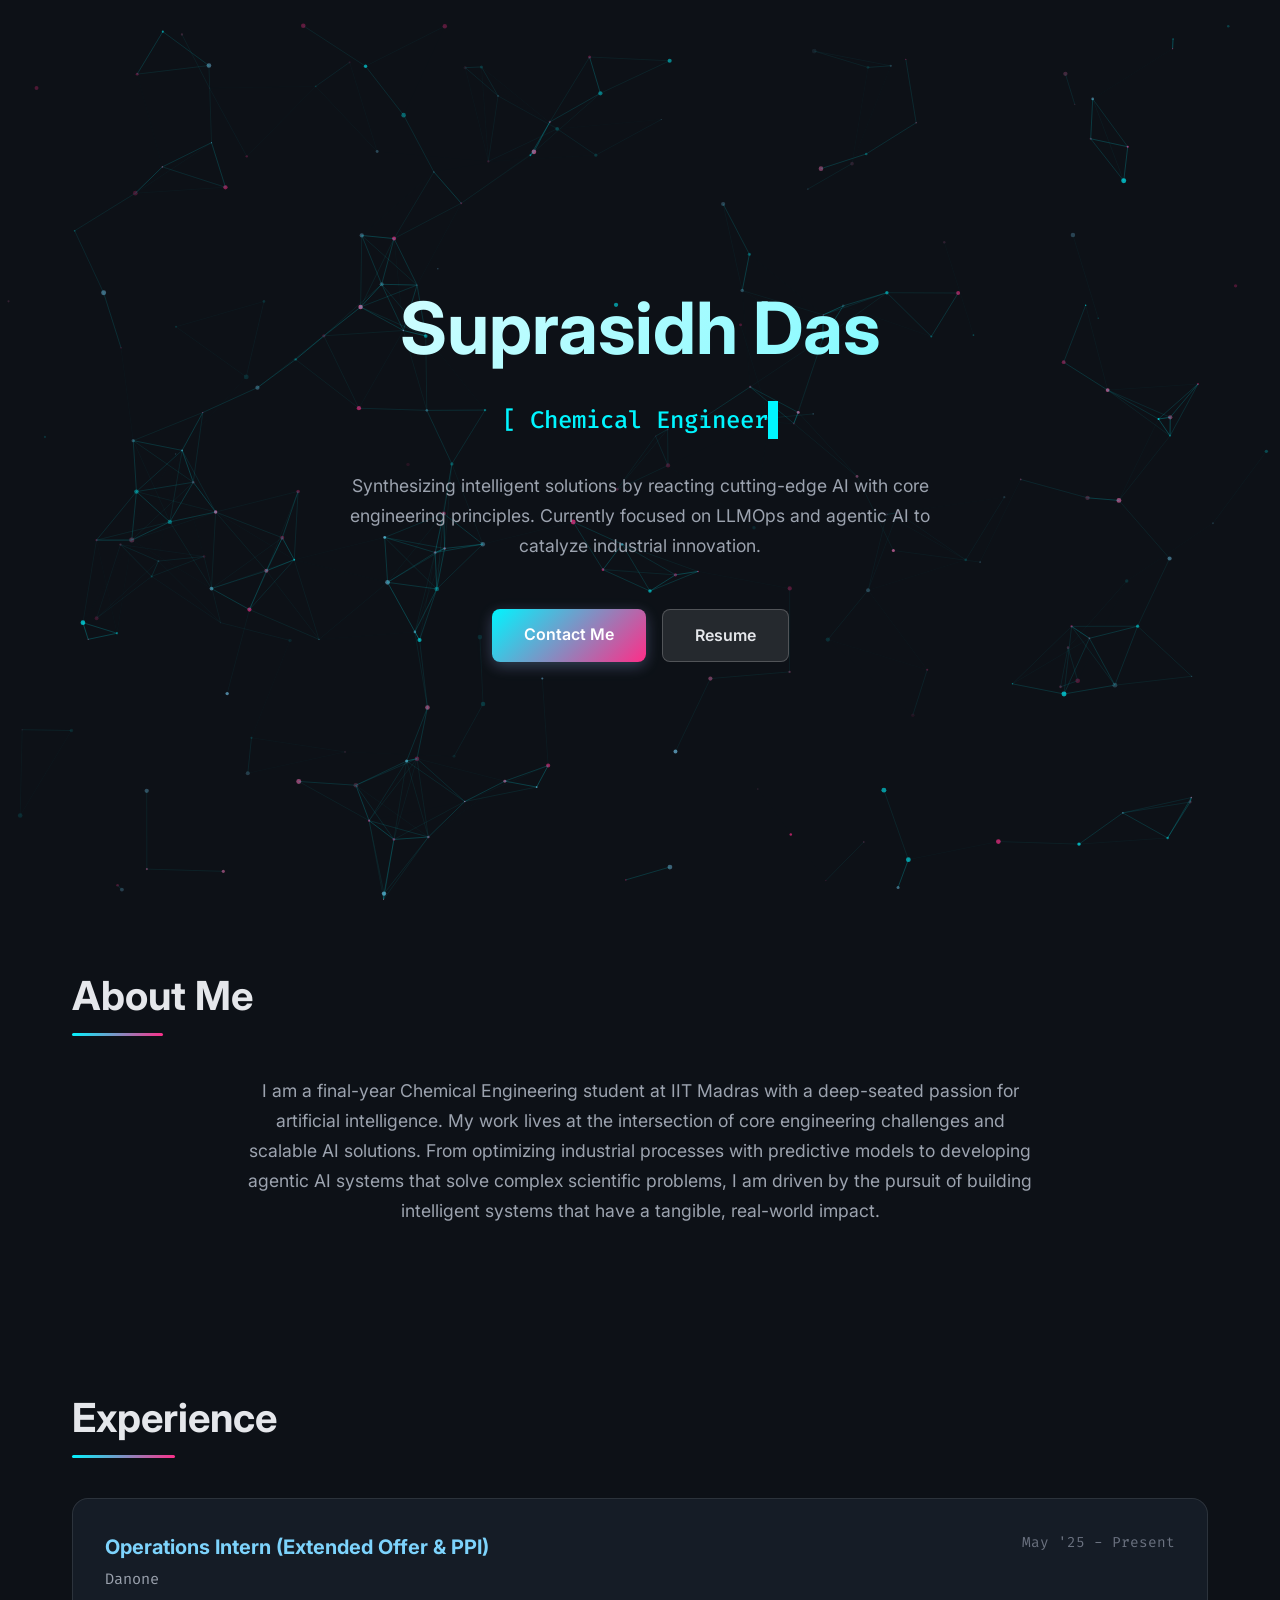
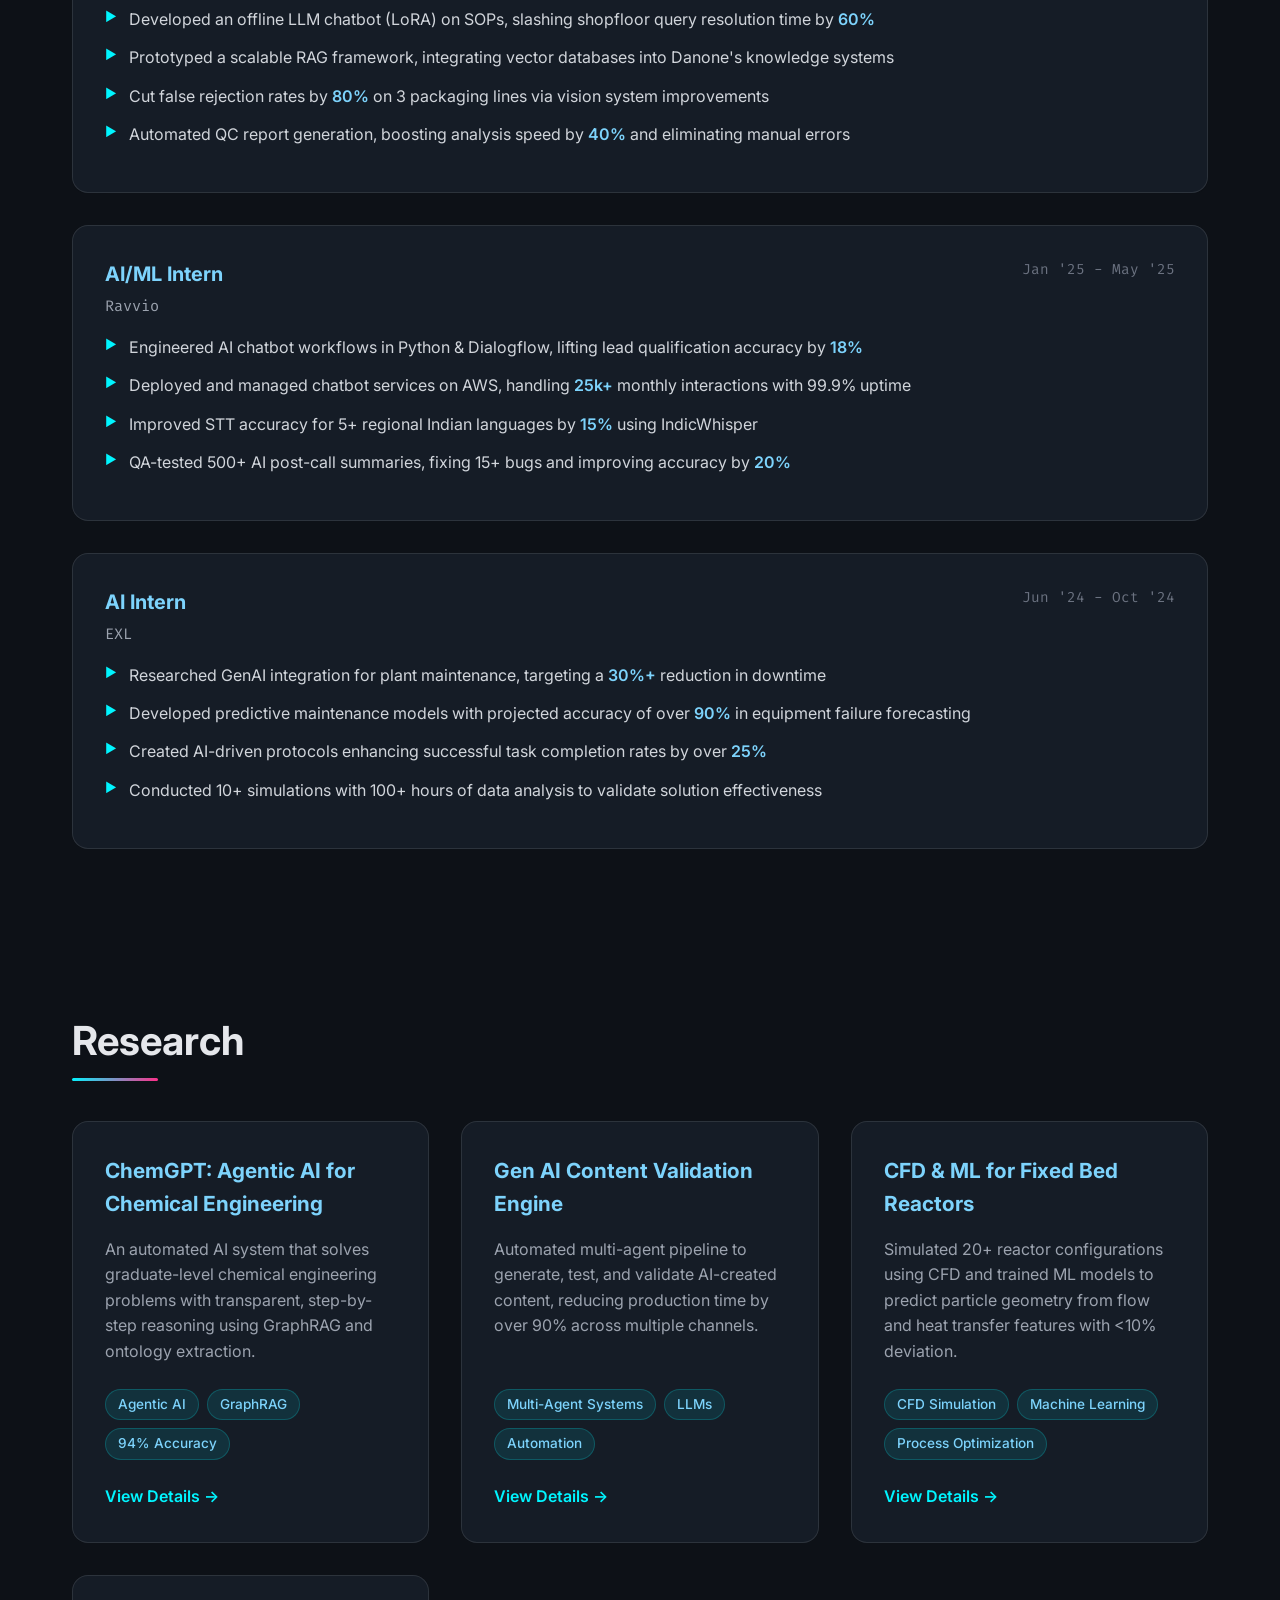
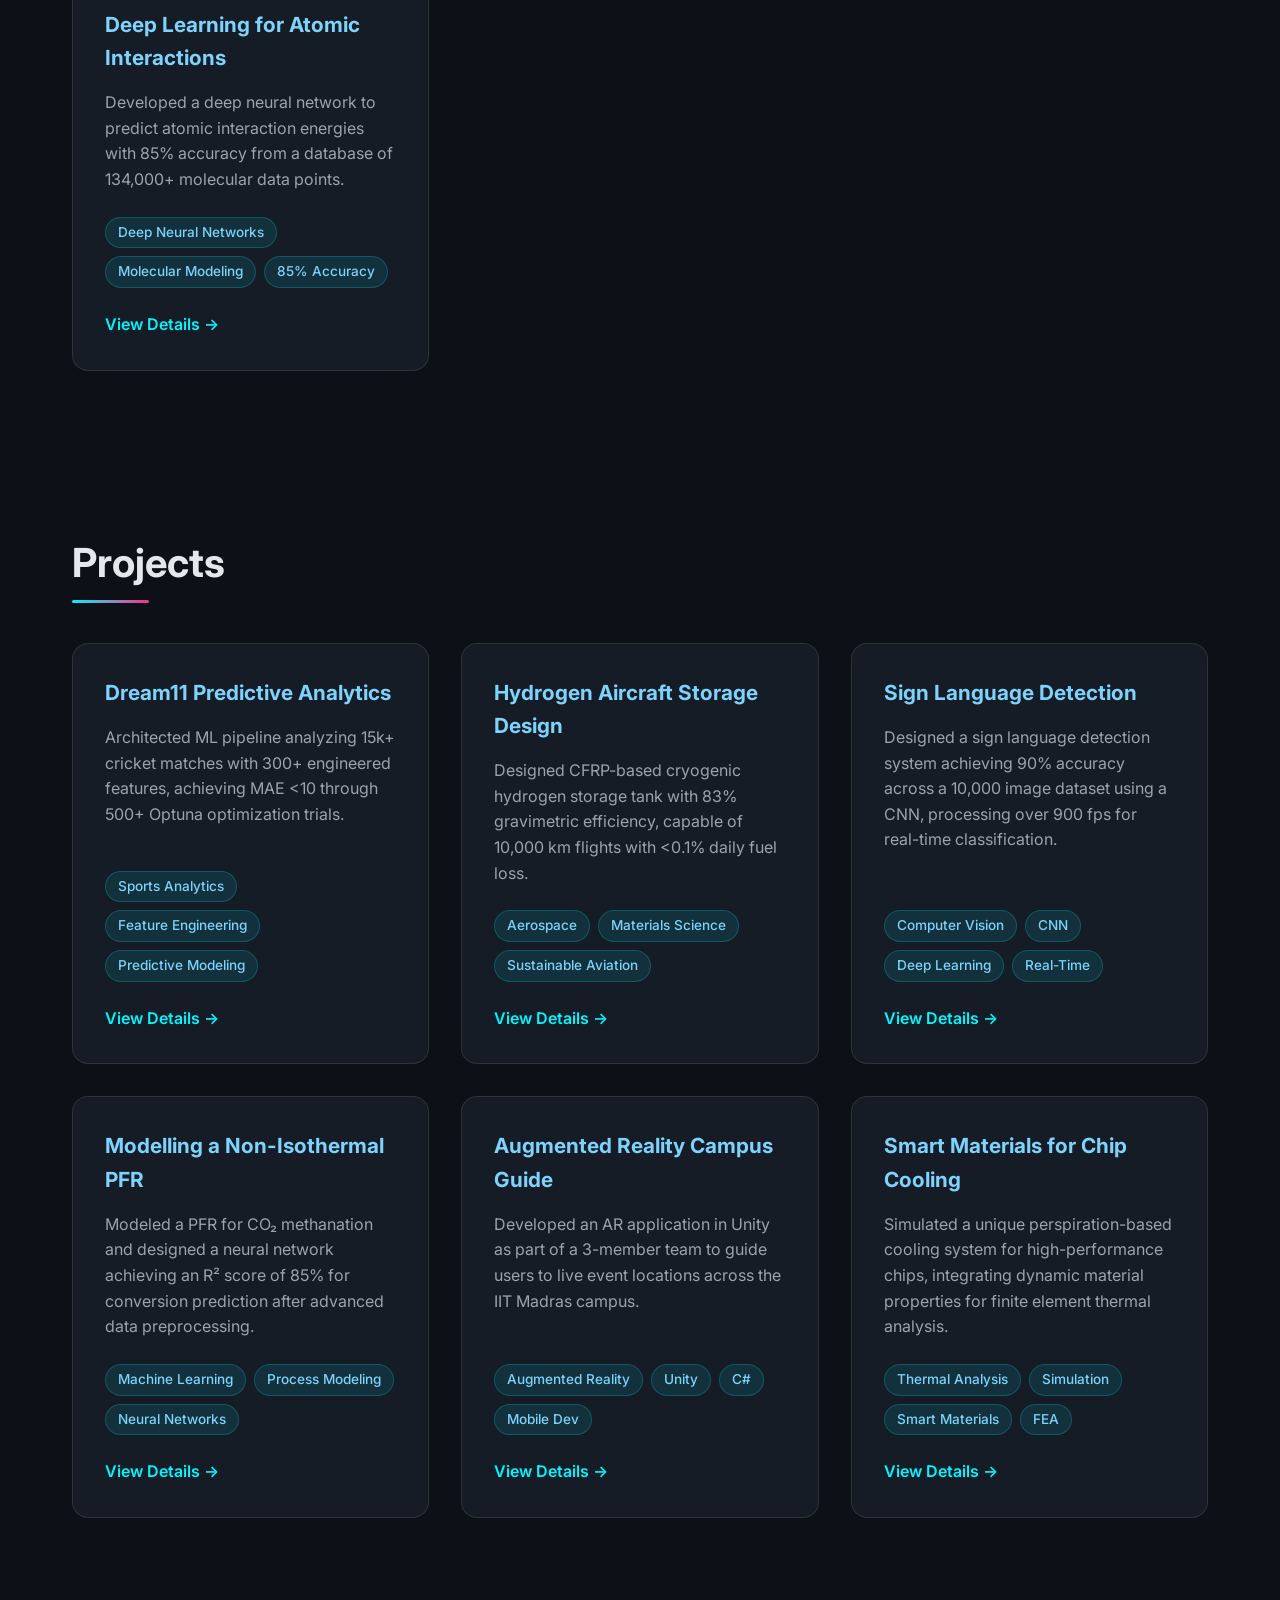
<file: legacy/index-2025.html>
<!DOCTYPE html>
<html lang="en">
<head>
    <meta charset="UTF-8">
    <meta name="viewport" content="width=device-width, initial-scale=1.0">
    <title>Suprasidh Das | AI & Chemical Engineering</title>
    <link href="https://fonts.googleapis.com/css2?family=Inter:wght@400;500;600;700&family=Fira+Code:wght@400;500&display=swap" rel="stylesheet">
    <style>
        * {
            margin: 0;
            padding: 0;
            box-sizing: border-box;
        }

        html {
            scroll-behavior: smooth;
        }

        body {
            font-family: 'Inter', sans-serif;
            background: #0d1117; /* Darker, near-black BG */
            color: #e5e7eb;
            line-height: 1.6;
            overflow-x: hidden;
        }

        .font-mono {
            font-family: 'Fira Code', monospace;
        }

        /* Background Canvases */
        #interactive-bg {
            position: fixed;
            top: 0;
            left: 0;
            width: 100%;
            height: 100%;
            z-index: -2;
            opacity: 0.4;
        }
        
        #header-bg {
            position: absolute;
            top: 0;
            left: 0;
            width: 100%;
            height: 100%;
            z-index: -1;
            transition: opacity 0.3s ease-out;
        }
        
        /* Floating Nav Bar */
        #navbar {
            position: fixed;
            top: 0;
            left: 0;
            width: 100%;
            padding: 1rem 2rem;
            background: rgba(13, 17, 23, 0.8);
            backdrop-filter: blur(10px);
            z-index: 999;
            display: flex;
            justify-content: center;
            gap: 2rem;
            opacity: 0;
            transform: translateY(-100%);
            transition: opacity 0.3s ease, transform 0.3s ease;
        }
        
        #navbar.visible {
            opacity: 1;
            transform: translateY(0);
        }
        
        #navbar a {
            color: #e5e7eb;
            text-decoration: none;
            font-weight: 500;
            padding: 0.5rem 0;
            position: relative;
        }
        
        #navbar a::after {
            content: '';
            position: absolute;
            bottom: 0;
            left: 0;
            width: 0;
            height: 2px;
            background: linear-gradient(135deg, #00f5ff, #ff2d88);
            transition: width 0.3s ease;
        }
        
        #navbar a:hover::after, #navbar a.active::after {
            width: 100%;
        }


        /* Container */
        .container {
            max-width: 1200px;
            margin: 0 auto;
            padding: 0 2rem;
        }

        /* Header */
        .header {
            text-align: center;
            padding: 8rem 0 6rem;
            position: relative;
            overflow: hidden; /* Contain the header canvas */
            min-height: 100vh;
            display: flex;
            flex-direction: column;
            justify-content: center;
        }

        .header h1 {
            font-size: clamp(2.5rem, 6vw, 4.5rem);
            font-weight: 700;
            margin-bottom: 1rem;
            background: linear-gradient(135deg, #ffffff, #00f5ff, #ff2d88); /* White to Cyan to Pink */
            background-size: 300% 300%;
            -webkit-background-clip: text;
            -webkit-text-fill-color: transparent;
            animation: gradientFlow 6s ease-in-out infinite;
        }

        @keyframes gradientFlow {
            0%, 100% { background-position: 0% 50%; }
            50% { background-position: 100% 50%; }
        }

        .subtitle {
            font-size: 1.5rem;
            color: #00f5ff; /* Cyan */
            font-family: 'Fira Code', monospace;
            margin-bottom: 2rem;
            font-weight: 500;
            min-height: 2.25rem; /* Prevents layout shift */
        }
        
        .subtitle .cursor {
            display: inline-block;
            background-color: #00f5ff;
            width: 10px;
            animation: blink 1s infinite;
        }
        
        @keyframes blink {
            0%, 100% { opacity: 1; }
            50% { opacity: 0; }
        }


        .description {
            max-width: 600px;
            margin: 0 auto 3rem;
            font-size: 1.1rem;
            color: #9ca3af;
            line-height: 1.7;
        }

        .header-buttons {
            display: flex;
            gap: 1rem;
            justify-content: center;
            flex-wrap: wrap;
        }

        .btn {
            padding: 0.8rem 2rem;
            border-radius: 0.5rem;
            font-weight: 600;
            text-decoration: none;
            transition: all 0.3s ease;
            border: none;
            cursor: pointer;
            font-size: 1rem;
        }

        .btn-primary {
            background: linear-gradient(135deg, #00f5ff, #ff2d88); /* Cyan to Pink */
            color: white;
            box-shadow: 0 4px 15px rgba(0, 245, 255, 0.2), 0 4px 15px rgba(255, 45, 136, 0.2);
        }

        .btn-primary:hover {
            transform: translateY(-2px);
            box-shadow: 0 8px 25px rgba(0, 245, 255, 0.3), 0 8px 25px rgba(255, 45, 136, 0.3);
        }
        
        .btn:active {
            transform: translateY(-1px) scale(0.98);
        }

        .btn-secondary {
            background: rgba(255, 255, 255, 0.1);
            color: #e5e7eb;
            border: 1px solid rgba(255, 255, 255, 0.2);
        }

        .btn-secondary:hover {
            background: rgba(255, 255, 255, 0.15);
            transform: translateY(-2px);
        }

        /* Section Styling */
        .section {
            margin-bottom: 6rem;
            padding-top: 4rem; /* For nav anchor scrolling */
        }

        .section-title {
            font-size: 2.5rem;
            font-weight: 700;
            margin-bottom: 3rem;
            position: relative;
            display: inline-block;
        }

        .section-title::after {
            content: '';
            position: absolute;
            bottom: -8px;
            left: 0;
            width: 50%;
            height: 3px;
            background: linear-gradient(135deg, #00f5ff, #ff2d88); /* Cyan to Pink */
            border-radius: 2px;
        }
        
        /* Scroll Animations */
        .reveal {
            opacity: 0;
            transform: translateY(30px);
            transition: opacity 0.6s ease-out, transform 0.6s ease-out;
        }
        
        .reveal.visible {
            opacity: 1;
            transform: translateY(0);
        }


        /* Cards */
        .card, .project-card {
            background: rgba(31, 41, 55, 0.5); /* Darker Blue-Gray */
            backdrop-filter: blur(20px);
            border: 1px solid rgba(255, 255, 255, 0.1);
            border-radius: 1rem;
            padding: 2rem;
            transition: all 0.4s ease;
            position: relative;
            overflow: hidden;
            transform-style: preserve-3d; /* For 3D tilt */
        }

        .card::before, .project-card::before {
            content: '';
            position: absolute;
            top: 0;
            left: -100%;
            width: 100%;
            height: 100%;
            background: linear-gradient(90deg, transparent, rgba(0, 245, 255, 0.08), transparent);
            transition: left 0.6s ease;
        }

        .card:hover::before, .project-card:hover::before {
            left: 100%;
        }

        .card:hover, .project-card:hover {
            border-color: rgba(0, 245, 255, 0.3);
            box-shadow: 0 20px 40px rgba(0, 245, 255, 0.1);
        }

        .experience-grid {
            display: grid;
            gap: 2rem;
        }

        .card-header {
            display: flex;
            justify-content: space-between;
            align-items: flex-start;
            margin-bottom: 1rem;
            flex-wrap: wrap;
            gap: 1rem;
        }

        .card-title {
            font-size: 1.25rem;
            font-weight: 700;
            color: #7dd3fc; /* Lighter Cyan/Blue */
            margin-bottom: 0.25rem;
        }

        .card-company {
            font-family: 'Fira Code', monospace;
            color: #9ca3af;
            font-size: 0.95rem;
        }

        .card-date {
            font-family: 'Fira Code', monospace;
            color: #6b7280;
            font-size: 0.9rem;
            white-space: nowrap;
        }

        .card-achievements {
            list-style: none;
            padding: 0;
        }

        .card-achievements li {
            margin: 0.8rem 0;
            padding-left: 1.5rem;
            position: relative;
            color: #d1d5db;
        }

        .card-achievements li::before {
            content: '▶';
            position: absolute;
            left: 0;
            color: #00f5ff;
            font-size: 0.8rem;
        }

        .highlight {
            color: #7dd3fc;
            font-weight: 600;
        }

        /* Projects Grid */
        .projects-grid {
            display: grid;
            grid-template-columns: repeat(auto-fit, minmax(350px, 1fr));
            gap: 2rem;
        }

        .project-card {
            display: flex;
            flex-direction: column;
        }

        .project-title {
            font-size: 1.3rem;
            font-weight: 700;
            color: #7dd3fc;
            margin-bottom: 1rem;
        }

        .project-description {
            color: #9ca3af;
            flex-grow: 1;
            margin-bottom: 1.5rem;
            line-height: 1.6;
        }

        .project-tags {
            display: flex;
            flex-wrap: wrap;
            gap: 0.5rem;
            margin-bottom: 1.5rem;
        }

        .tag {
            background: rgba(0, 245, 255, 0.1);
            color: #7dd3fc;
            border: 1px solid rgba(0, 245, 255, 0.2);
            padding: 0.25rem 0.75rem;
            border-radius: 1rem;
            font-size: 0.85rem;
            font-weight: 500;
            transition: all 0.3s ease;
        }
        
        .tag:hover {
             box-shadow: 0 0 10px rgba(0, 245, 255, 0.5);
             transform: scale(1.05);
        }

        .project-link {
            color: #00f5ff;
            font-weight: 600;
            text-decoration: none;
            transition: color 0.3s ease;
            align-self: flex-start;
        }

        .project-link:hover {
            color: #7dd3fc;
        }

        /* Modal Styles */
        .modal {
            display: none;
            position: fixed;
            z-index: 1000;
            left: 0;
            top: 0;
            width: 100%;
            height: 100%;
            background-color: rgba(0, 0, 0, 0.8);
            backdrop-filter: blur(5px);
        }

        .modal-content {
            background: #1f2937; /* Even Darker Blue-Gray */
            backdrop-filter: blur(20px);
            margin: 5% auto;
            padding: 2.5rem;
            border: 1px solid rgba(255, 255, 255, 0.2);
            border-radius: 1rem;
            width: 90%;
            max-width: 800px;
            animation: modalSlide 0.4s ease-out;
            position: relative;
        }

        @keyframes modalSlide {
            from { transform: translateY(-50px); opacity: 0; }
            to { transform: translateY(0); opacity: 1; }
        }

        .close-btn {
            position: absolute;
            top: 1rem;
            right: 1.5rem;
            color: #9ca3af;
            font-size: 2rem;
            cursor: pointer;
            transition: color 0.3s ease;
        }

        .close-btn:hover {
            color: #00f5ff;
        }

        .modal h2 {
            color: #00f5ff;
            font-size: 1.8rem;
            font-weight: 700;
            margin-bottom: 1rem;
        }

        .modal p {
            color: #9ca3af;
            margin-bottom: 1.5rem;
            line-height: 1.6;
        }

        .modal ul {
            list-style: none;
            padding: 0;
        }

        .modal li {
            margin: 1rem 0;
            padding-left: 1.5rem;
            position: relative;
            color: #d1d5db;
        }

        .modal li::before {
            content: '▶';
            position: absolute;
            left: 0;
            color: #00f5ff;
            font-size: 0.8rem;
        }

        /* Responsive Design */
        @media (max-width: 768px) {
            .container { padding: 0 1rem; }
            .header { padding: 6rem 0 4rem; }
            .section-title { font-size: 2rem; }
            .card-header { flex-direction: column; align-items: flex-start; }
            .projects-grid { grid-template-columns: 1fr; }
            .modal-content { margin: 10% auto; width: 95%; padding: 1.5rem; }
            #navbar { padding: 1rem; gap: 1rem; justify-content: space-around; }
        }
    </style>
</head>
<body>
    <canvas id="interactive-bg"></canvas>
    
    <nav id="navbar">
        <a href="#experience">Experience</a>
        <a href="#research">Research</a>
        <a href="#projects">Projects</a>
    </nav>

    <div class="container">
        <!-- Header -->
        <header class="header">
            <canvas id="header-bg"></canvas>
            <h1>Suprasidh Das</h1>
            <p class="subtitle" id="subtitle-text"></p>
            <p class="description">
                Synthesizing intelligent solutions by reacting cutting-edge AI with core engineering principles. 
                Currently focused on LLMOps and agentic AI to catalyze industrial innovation.
            </p>
            <div class="header-buttons">
                <a href="mailto:suprasidh@smail.iitm.ac.in" class="btn btn-primary">Contact Me</a>
                <a href="Suprasidh Resume v3.pdf" target="_blank" class="btn btn-secondary">Resume</a>
            </div>
        </header>

        <!-- About Section -->
        <section id="about" class="section reveal">
            <h2 class="section-title reveal">About Me</h2>
            <p class="description" style="max-width: 800px; margin: 0 auto; text-align: center;">
                I am a final-year Chemical Engineering student at IIT Madras with a deep-seated passion for artificial intelligence. My work lives at the intersection of core engineering challenges and scalable AI solutions. From optimizing industrial processes with predictive models to developing agentic AI systems that solve complex scientific problems, I am driven by the pursuit of building intelligent systems that have a tangible, real-world impact.
            </p>
        </section>

        <!-- Experience Section -->
        <section id="experience" class="section reveal">
            <h2 class="section-title reveal">Experience</h2>
            <div class="experience-grid">
                <!-- Danone, Ravvio, EXL cards -->
                <div class="card reveal">
                    <div class="card-header">
                        <div>
                            <div class="card-title">Operations Intern (Extended Offer & PPI)</div>
                            <div class="card-company">Danone</div>
                        </div>
                        <div class="card-date">May '25 - Present</div>
                    </div>
                    <ul class="card-achievements">
                        <li>Developed an offline LLM chatbot (LoRA) on SOPs, slashing shopfloor query resolution time by <span class="highlight">60%</span></li>
                        <li>Prototyped a scalable RAG framework, integrating vector databases into Danone's knowledge systems</li>
                        <li>Cut false rejection rates by <span class="highlight">80%</span> on 3 packaging lines via vision system improvements</li>
                        <li>Automated QC report generation, boosting analysis speed by <span class="highlight">40%</span> and eliminating manual errors</li>
                    </ul>
                </div>
                <div class="card reveal">
                    <div class="card-header">
                        <div>
                            <div class="card-title">AI/ML Intern</div>
                            <div class="card-company">Ravvio</div>
                        </div>
                        <div class="card-date">Jan '25 - May '25</div>
                    </div>
                    <ul class="card-achievements">
                        <li>Engineered AI chatbot workflows in Python & Dialogflow, lifting lead qualification accuracy by <span class="highlight">18%</span></li>
                        <li>Deployed and managed chatbot services on AWS, handling <span class="highlight">25k+</span> monthly interactions with 99.9% uptime</li>
                        <li>Improved STT accuracy for 5+ regional Indian languages by <span class="highlight">15%</span> using IndicWhisper</li>
                        <li>QA-tested 500+ AI post-call summaries, fixing 15+ bugs and improving accuracy by <span class="highlight">20%</span></li>
                    </ul>
                </div>
                <div class="card reveal">
                    <div class="card-header">
                        <div>
                            <div class="card-title">AI Intern</div>
                            <div class="card-company">EXL</div>
                        </div>
                        <div class="card-date">Jun '24 - Oct '24</div>
                    </div>
                    <ul class="card-achievements">
                        <li>Researched GenAI integration for plant maintenance, targeting a <span class="highlight">30%+</span> reduction in downtime</li>
                        <li>Developed predictive maintenance models with projected accuracy of over <span class="highlight">90%</span> in equipment failure forecasting</li>
                        <li>Created AI-driven protocols enhancing successful task completion rates by over <span class="highlight">25%</span></li>
                        <li>Conducted 10+ simulations with 100+ hours of data analysis to validate solution effectiveness</li>
                    </ul>
                </div>
            </div>
        </section>

        <!-- Research Section -->
        <section id="research" class="section reveal">
            <h2 class="section-title reveal">Research</h2>
            <div class="projects-grid">
                <!-- ChemGPT, Gen AI, CFD, Atomic Interactions cards -->
                <div class="project-card reveal">
                    <div class="project-title">ChemGPT: Agentic AI for Chemical Engineering</div>
                    <div class="project-description">An automated AI system that solves graduate-level chemical engineering problems with transparent, step-by-step reasoning using GraphRAG and ontology extraction.</div>
                    <div class="project-tags"><span class="tag">Agentic AI</span><span class="tag">GraphRAG</span><span class="tag">94% Accuracy</span></div>
                    <a href="#" onclick="showModal('chemGPTModal', event)" class="project-link">View Details →</a>
                </div>
                <div class="project-card reveal">
                    <div class="project-title">Gen AI Content Validation Engine</div>
                    <div class="project-description">Automated multi-agent pipeline to generate, test, and validate AI-created content, reducing production time by over 90% across multiple channels.</div>
                    <div class="project-tags"><span class="tag">Multi-Agent Systems</span><span class="tag">LLMs</span><span class="tag">Automation</span></div>
                    <a href="#" onclick="showModal('genAIModal', event)" class="project-link">View Details →</a>
                </div>
                <div class="project-card reveal">
                    <div class="project-title">CFD & ML for Fixed Bed Reactors</div>
                    <div class="project-description">Simulated 20+ reactor configurations using CFD and trained ML models to predict particle geometry from flow and heat transfer features with <10% deviation.</div>
                    <div class="project-tags"><span class="tag">CFD Simulation</span><span class="tag">Machine Learning</span><span class="tag">Process Optimization</span></div>
                    <a href="#" onclick="showModal('cfdModal', event)" class="project-link">View Details →</a>
                </div>
                <div class="project-card reveal">
                    <div class="project-title">Deep Learning for Atomic Interactions</div>
                    <div class="project-description">Developed a deep neural network to predict atomic interaction energies with 85% accuracy from a database of 134,000+ molecular data points.</div>
                    <div class="project-tags"><span class="tag">Deep Neural Networks</span><span class="tag">Molecular Modeling</span><span class="tag">85% Accuracy</span></div>
                    <a href="#" onclick="showModal('atomicModal', event)" class="project-link">View Details →</a>
                </div>
            </div>
        </section>

        <!-- Projects Section -->
        <section id="projects" class="section reveal">
            <h2 class="section-title reveal">Projects</h2>
            <div class="projects-grid">
                <!-- Dream11, Hydrogen, and NEW project cards -->
                 <div class="project-card reveal">
                    <div class="project-title">Dream11 Predictive Analytics</div>
                    <div class="project-description">Architected ML pipeline analyzing 15k+ cricket matches with 300+ engineered features, achieving MAE <10 through 500+ Optuna optimization trials.</div>
                    <div class="project-tags"><span class="tag">Sports Analytics</span><span class="tag">Feature Engineering</span><span class="tag">Predictive Modeling</span></div>
                    <a href="#" onclick="showModal('dream11Modal', event)" class="project-link">View Details →</a>
                </div>
                <div class="project-card reveal">
                    <div class="project-title">Hydrogen Aircraft Storage Design</div>
                    <div class="project-description">Designed CFRP-based cryogenic hydrogen storage tank with 83% gravimetric efficiency, capable of 10,000 km flights with <0.1% daily fuel loss.</div>
                    <div class="project-tags"><span class="tag">Aerospace</span><span class="tag">Materials Science</span><span class="tag">Sustainable Aviation</span></div>
                    <a href="#" onclick="showModal('hydrogenModal', event)" class="project-link">View Details →</a>
                </div>
                <div class="project-card reveal">
                    <div class="project-title">Sign Language Detection</div>
                    <div class="project-description">Designed a sign language detection system achieving 90% accuracy across a 10,000 image dataset using a CNN, processing over 900 fps for real-time classification.</div>
                    <div class="project-tags"><span class="tag">Computer Vision</span><span class="tag">CNN</span><span class="tag">Deep Learning</span><span class="tag">Real-Time</span></div>
                    <a href="#" onclick="showModal('signLangModal', event)" class="project-link">View Details →</a>
                </div>
                <div class="project-card reveal">
                    <div class="project-title">Modelling a Non-Isothermal PFR</div>
                    <div class="project-description">Modeled a PFR for CO₂ methanation and designed a neural network achieving an R² score of 85% for conversion prediction after advanced data preprocessing.</div>
                    <div class="project-tags"><span class="tag">Machine Learning</span><span class="tag">Process Modeling</span><span class="tag">Neural Networks</span></div>
                    <a href="#" onclick="showModal('pfrModal', event)" class="project-link">View Details →</a>
                </div>
                <div class="project-card reveal">
                    <div class="project-title">Augmented Reality Campus Guide</div>
                    <div class="project-description">Developed an AR application in Unity as part of a 3-member team to guide users to live event locations across the IIT Madras campus.</div>
                    <div class="project-tags"><span class="tag">Augmented Reality</span><span class="tag">Unity</span><span class="tag">C#</span><span class="tag">Mobile Dev</span></div>
                    <a href="#" onclick="showModal('arModal', event)" class="project-link">View Details →</a>
                </div>
                <div class="project-card reveal">
                    <div class="project-title">Smart Materials for Chip Cooling</div>
                    <div class="project-description">Simulated a unique perspiration-based cooling system for high-performance chips, integrating dynamic material properties for finite element thermal analysis.</div>
                    <div class="project-tags"><span class="tag">Thermal Analysis</span><span class="tag">Simulation</span><span class="tag">Smart Materials</span><span class="tag">FEA</span></div>
                    <a href="#" onclick="showModal('smartMaterialsModal', event)" class="project-link">View Details →</a>
                </div>
            </div>
        </section>
    </div>

    <!-- Modals -->
    <!-- Existing Modals: chemGPTModal, genAIModal, cfdModal, atomicModal, dream11Modal, hydrogenModal -->
    <div id="chemGPTModal" class="modal"><div class="modal-content"><span class="close-btn" onclick="closeModal('chemGPTModal')">&times;</span><h2>ChemGPT: Agentic AI for Chemical Engineering</h2><p>This project focuses on creating an autonomous AI system capable of solving complex, graduate-level chemical engineering problems. It leverages a novel approach combining ontology extraction and graph-based retrieval to ensure accurate and transparent reasoning.</p><ul><li>Built a scalable ontology extraction system that processes thermodynamics textbooks with <span class="highlight">88% precision</span> across 5 knowledge types</li><li>Engineered an agentic GraphRAG system achieving <span class="highlight">92% retrieval accuracy</span> using iterative hypergraph reasoning</li><li>Demonstrated <span class="highlight">94% real-world accuracy</span> across 30+ thermodynamics topics with transparent step-by-step reasoning</li></ul></div></div>
    <div id="genAIModal" class="modal"><div class="modal-content"><span class="close-btn" onclick="closeModal('genAIModal')">&times;</span><h2>Gen AI Content Validation Engine</h2><p>This research project automates and optimizes AI content creation workflows, providing a framework to quantify the performance of AI-generated content using real-world metrics across multiple marketing channels.</p><ul><li>Authored research paper quantifying AI-generated content performance across <span class="highlight">3 marketing channels</span></li><li>Automated end-to-end pipeline producing <span class="highlight">15 videos daily</span> using LLMs, TTS, and dynamic video assembly</li><li>Engineered multi-agent system testing <span class="highlight">5+ content strategies</span>, reducing production time by <span class="highlight">90%+</span></li></ul></div></div>
    <div id="cfdModal" class="modal"><div class="modal-content"><span class="close-btn" onclick="closeModal('cfdModal')">&times;</span><h2>CFD & ML for Fixed Bed Reactors</h2><p>This project combines Computational Fluid Dynamics (CFD) and Machine Learning to simulate and optimize fixed bed reactors, critical components in chemical manufacturing processes.</p><ul><li>Simulated <span class="highlight">20+ realistic reactor configurations</span> using PRCFD to analyze flow, heat, and reaction behavior</li><li>Benchmarked porous media model results against PRCFD, achieving <span class="highlight">&lt;10% deviation</span> in key outputs</li><li>Processed <span class="highlight">200+ simulation datasets</span> to train ML model predicting particle geometry from target features</li></ul></div></div>
    <div id="atomicModal" class="modal"><div class="modal-content"><span class="close-btn" onclick="closeModal('atomicModal')">&times;</span><h2>Deep Learning for Atomic Interactions</h2><p>This research project involved building a deep learning model to accurately predict atomic interaction energies, fundamental for understanding material properties and chemical reactions.</p><ul><li>Developed Deep Neural Network with <span class="highlight">3+ layers</span> predicting atomic interaction energy with <span class="highlight">85% accuracy</span></li><li>Implemented preprocessing pipelines extracting features from <span class="highlight">134,000+ molecular data points</span></li><li>Utilized One Hot Encoding, Morgan Fingerprinting, and QRChem for comprehensive feature representation</li></ul></div></div>
    <div id="dream11Modal" class="modal"><div class="modal-content"><span class="close-btn" onclick="closeModal('dream11Modal')">&times;</span><h2>Dream11 Predictive Analytics</h2><p>Comprehensive sports analytics pipeline for cricket match prediction, combining statistical modeling with advanced feature engineering for fantasy sports optimization.</p><ul><li>Architected predictive pipeline analyzing <span class="highlight">15k+ cricket matches</span> with comprehensive historical data</li><li>Engineered <span class="highlight">300+ features</span> with high target correlation (r>0.9) improving model accuracy by <span class="highlight">20%+</span></li><li>Achieved MAE <span class="highlight">&lt;10</span> through <span class="highlight">500+ Optuna optimization trials</span></li></ul></div></div>
    <div id="hydrogenModal" class="modal"><div class="modal-content"><span class="close-btn" onclick="closeModal('hydrogenModal')">&times;</span><h2>Hydrogen Aircraft Storage Design</h2><p>Advanced materials engineering project focused on developing next-generation hydrogen storage solutions for sustainable aviation, targeting long-range commercial flights.</p><ul><li>Designed CFRP-based cryogenic tank with <span class="highlight">83% gravimetric efficiency</span>, exceeding industry standards</li><li>Engineered storage solution for <span class="highlight">5,000 kg hydrogen</span> enabling <span class="highlight">10,000 km flights</span> for 200 passengers</li><li>Developed advanced insulation system limiting fuel loss to <span class="highlight">&lt;0.1% per day</span></li></ul></div></div>

    <!-- New Modals -->
    <div id="signLangModal" class="modal"><div class="modal-content"><span class="close-btn" onclick="closeModal('signLangModal')">&times;</span><h2>Sign Language Detection</h2><p>A self-driven project to build a real-time sign language detection system using computer vision and deep learning.</p><ul><li>Implemented a CNN to recognize and classify over <span class="highlight">20 different sign language gestures</span>, processing over 900 fps.</li><li>Achieved an accuracy rate of <span class="highlight">90%</span> across a dataset of 10,000 images.</li><li>Developed an intuitive interface for real-time sign language detection for testing and demonstration.</li></ul></div></div>
    <div id="pfrModal" class="modal"><div class="modal-content"><span class="close-btn" onclick="closeModal('pfrModal')">&times;</span><h2>Modelling a Non-Isothermal PFR</h2><p>Project for a Machine Learning in Reaction Engineering course focused on modeling a non-isothermal Plug Flow Reactor (PFR) for CO₂ methanation.</p><ul><li>Modeled the PFR with dispersion, pressure drop, and energy balance equations.</li><li>Processed over 5000 data points with StandardScaler, PCA & DBSCAN, removing 250 outliers.</li><li>Designed a neural network with 2 hidden layers (ReLU + sigmoid), achieving an <span class="highlight">R² score of 85%</span> for conversion prediction.</li></ul></div></div>
    <div id="arModal" class="modal"><div class="modal-content"><span class="close-btn" onclick="closeModal('arModal')">&times;</span><h2>Augmented Reality Campus Guide (InstiSocial)</h2><p>Developed as part of the XRIG (Extended Reality Interest Group) under Professor Manivannan, this project aimed to enhance campus navigation using AR.</p><ul><li>Developed an augmented reality app using <span class="highlight">Unity and C#</span> as part of a 3-member team.</li><li>Built an AR application from the ground up that guides users to the locations of <span class="highlight">10+ live institute events</span>.</li><li>Identified 3 bugs and facilitated the implementation of solutions, reducing user-reported problems by over 10%.</li></ul></div></div>
    <div id="smartMaterialsModal" class="modal"><div class="modal-content"><span class="close-btn" onclick="closeModal('smartMaterialsModal')">&times;</span><h2>Smart Materials for Chip Cooling</h2><p>A project exploring novel cooling solutions for high-performance electronics using principles of smart materials.</p><ul><li>Simulated a unique <span class="highlight">perspiration-based cooling system</span> for high-performance chips to control system temperature.</li><li>Developed a codebase that integrated dynamic material properties for conducting <span class="highlight">finite element thermal analysis</span>.</li><li>Analyzed 5+ relevant concepts and independently ideated on over 3 improvements and 4 critiques to the source paper.</li></ul></div></div>

    <script>
        document.addEventListener('DOMContentLoaded', () => {
            // --- Particle class definition ---
            class Particle {
                constructor(canvas, context, colors, speedMultiplier = 1) {
                    this.canvas = canvas;
                    this.ctx = context;
                    this.colors = colors;
                    this.x = Math.random() * this.canvas.width;
                    this.y = Math.random() * this.canvas.height;
                    this.size = Math.random() * 2 + 0.5;
                    this.speedX = (Math.random() - 0.5) * 0.8 * speedMultiplier;
                    this.speedY = (Math.random() - 0.5) * 0.8 * speedMultiplier;
                    this.color = this.colors[Math.floor(Math.random() * this.colors.length)];
                    this.opacity = Math.random() * 0.5 + 0.2;
                }
                
                update(mouse) {
                    this.x += this.speedX;
                    this.y += this.speedY;
                    
                    if (this.x < 0 || this.x > this.canvas.width) this.speedX *= -1;
                    if (this.y < 0 || this.y > this.canvas.height) this.speedY *= -1;
                    
                    if (mouse && mouse.x && mouse.y) {
                        const dx = mouse.x - this.x;
                        const dy = mouse.y - this.y;
                        const distance = Math.sqrt(dx * dx + dy * dy);
                        if (distance < 100) {
                            this.x -= dx * 0.02;
                            this.y -= dy * 0.02;
                        }
                    }
                }
                
                draw() {
                    this.ctx.globalAlpha = this.opacity;
                    this.ctx.fillStyle = this.color;
                    this.ctx.beginPath();
                    this.ctx.arc(this.x, this.y, this.size, 0, Math.PI * 2);
                    this.ctx.fill();
                }
            }

            // --- Animation Engine ---
            function createAnimation(canvas, numParticles, colors, speedMultiplier = 1, connectDistance = 120) {
                if (!canvas) return;
                const ctx = canvas.getContext('2d');
                let particles = [];
                let mouse = { x: null, y: null };
                let animationFrameId;

                function resize() {
                    canvas.width = canvas.offsetWidth;
                    canvas.height = canvas.offsetHeight;
                    init();
                }

                function init() {
                    particles = [];
                    for (let i = 0; i < numParticles; i++) {
                        particles.push(new Particle(canvas, ctx, colors, speedMultiplier));
                    }
                }

                function connect() {
                    for (let a = 0; a < particles.length; a++) {
                        for (let b = a + 1; b < particles.length; b++) {
                            const dx = particles[a].x - particles[b].x;
                            const dy = particles[a].y - particles[b].y;
                            const distance = Math.sqrt(dx * dx + dy * dy);
                            
                            if (distance < connectDistance) {
                                const opacity = 1 - (distance / connectDistance);
                                ctx.globalAlpha = opacity * 0.3;
                                ctx.strokeStyle = colors[0];
                                ctx.lineWidth = 1;
                                ctx.beginPath();
                                ctx.moveTo(particles[a].x, particles[a].y);
                                ctx.lineTo(particles[b].x, particles[b].y);
                                ctx.stroke();
                            }
                        }
                    }
                }

                function animate() {
                    ctx.clearRect(0, 0, canvas.width, canvas.height);
                    for (let i = 0; i < particles.length; i++) {
                        particles[i].update(mouse);
                        particles[i].draw();
                    }
                    connect();
                    animationFrameId = requestAnimationFrame(animate);
                }

                window.addEventListener('resize', resize);
                window.addEventListener('mousemove', (event) => {
                    const rect = canvas.getBoundingClientRect();
                    mouse.x = event.clientX - rect.left;
                    mouse.y = event.clientY - rect.top;
                });
                 window.addEventListener('mouseout', () => {
                    mouse.x = null;
                    mouse.y = null;
                });
                
                resize();
                animate();
            }

            // --- Setup Canvases ---
            const colors = ["#00f5ff", "#ff2d88", "#7dd3fc", "#f472b6"]; // Cyan/Pink palette
            const headerCanvas = document.getElementById('header-bg');
            createAnimation(headerCanvas, 150, colors, 1.5, 100);
            const mainCanvas = document.getElementById('interactive-bg');
            createAnimation(mainCanvas, 80, colors, 1, 120);

            // --- Scroll Fade Logic ---
            window.addEventListener('scroll', () => {
                const headerBg = document.getElementById('header-bg');
                const experienceSection = document.getElementById('experience');
                if (!headerBg || !experienceSection) return;
                
                const experienceTop = experienceSection.offsetTop;
                const headerHeight = document.querySelector('.header').offsetHeight;
                const fadeEnd = experienceTop - headerHeight / 2;
                
                const scrollY = window.scrollY;
                let opacity = 1;

                if (scrollY > 0) {
                    opacity = Math.max(0, 1 - scrollY / fadeEnd);
                }
                headerBg.style.opacity = opacity;
            });

            // --- Typing effect ---
            const subtitleEl = document.getElementById('subtitle-text');
            const text = "[ Chemical Engineer + AI Innovator ]";
            let index = 0;
            
            function type() {
                if (index < text.length) {
                    subtitleEl.innerHTML = text.slice(0, index + 1) + '<span class="cursor">&nbsp;</span>';
                    index++;
                    setTimeout(type, 100);
                } else {
                     subtitleEl.innerHTML = text + '<span class="cursor">&nbsp;</span>';
                }
            }
            type();
            
            // --- Scroll Reveal ---
            const observer = new IntersectionObserver((entries) => {
                entries.forEach(entry => {
                    if (entry.isIntersecting) {
                        entry.target.classList.add('visible');
                    }
                });
            }, { threshold: 0.1 });

            document.querySelectorAll('.reveal').forEach(el => {
                observer.observe(el);
            });
            
            // --- Floating Nav Logic ---
            const navbar = document.getElementById('navbar');
            const header = document.querySelector('.header');
            const navObserver = new IntersectionObserver((entries) => {
                entries.forEach(entry => {
                    if (!entry.isIntersecting) {
                        navbar.classList.add('visible');
                    } else {
                        navbar.classList.remove('visible');
                    }
                });
            }, { threshold: 0.1 });
            navObserver.observe(header);
            
            // --- Nav Active State Logic ---
            const sections = document.querySelectorAll('.section');
            const navLinks = document.querySelectorAll('#navbar a');
            const sectionObserver = new IntersectionObserver((entries) => {
                entries.forEach(entry => {
                    if (entry.isIntersecting) {
                        navLinks.forEach(link => {
                           link.classList.remove('active');
                           if(link.getAttribute('href').substring(1) === entry.target.id) {
                               link.classList.add('active');
                           }
                        });
                    }
                });
            }, { rootMargin: "-50% 0px -50% 0px" });

            sections.forEach(section => {
                sectionObserver.observe(section);
            });


            // --- 3D Tilt Effect for Cards ---
            document.querySelectorAll('.card, .project-card').forEach(card => {
                card.addEventListener('mousemove', (e) => {
                    const rect = card.getBoundingClientRect();
                    const x = e.clientX - rect.left;
                    const y = e.clientY - rect.top;
                    const { width, height } = rect;
                    const rotateX = (y / height - 0.5) * -15; // Max 7.5 deg tilt
                    const rotateY = (x / width - 0.5) * 15;   // Max 7.5 deg tilt
                    
                    card.style.transform = `perspective(1000px) rotateX(${rotateX}deg) rotateY(${rotateY}deg)`;
                });
                
                card.addEventListener('mouseleave', () => {
                    card.style.transform = 'perspective(1000px) rotateX(0) rotateY(0)';
                });
            });


            // --- Modal Logic ---
            window.showModal = function(modalId, event) {
                event.preventDefault(); // This is the fix for the scroll issue
                document.getElementById(modalId).style.display = 'block';
            }

            window.closeModal = function(modalId) {
                document.getElementById(modalId).style.display = 'none';
            }

            window.onclick = function(event) {
                const modals = document.getElementsByClassName('modal');
                for (let i = 0; i < modals.length; i++) {
                    if (event.target == modals[i]) {
                        modals[i].style.display = "none";
                    }
                }
            }
        });
    </script>
</body>
</html>
</file>
